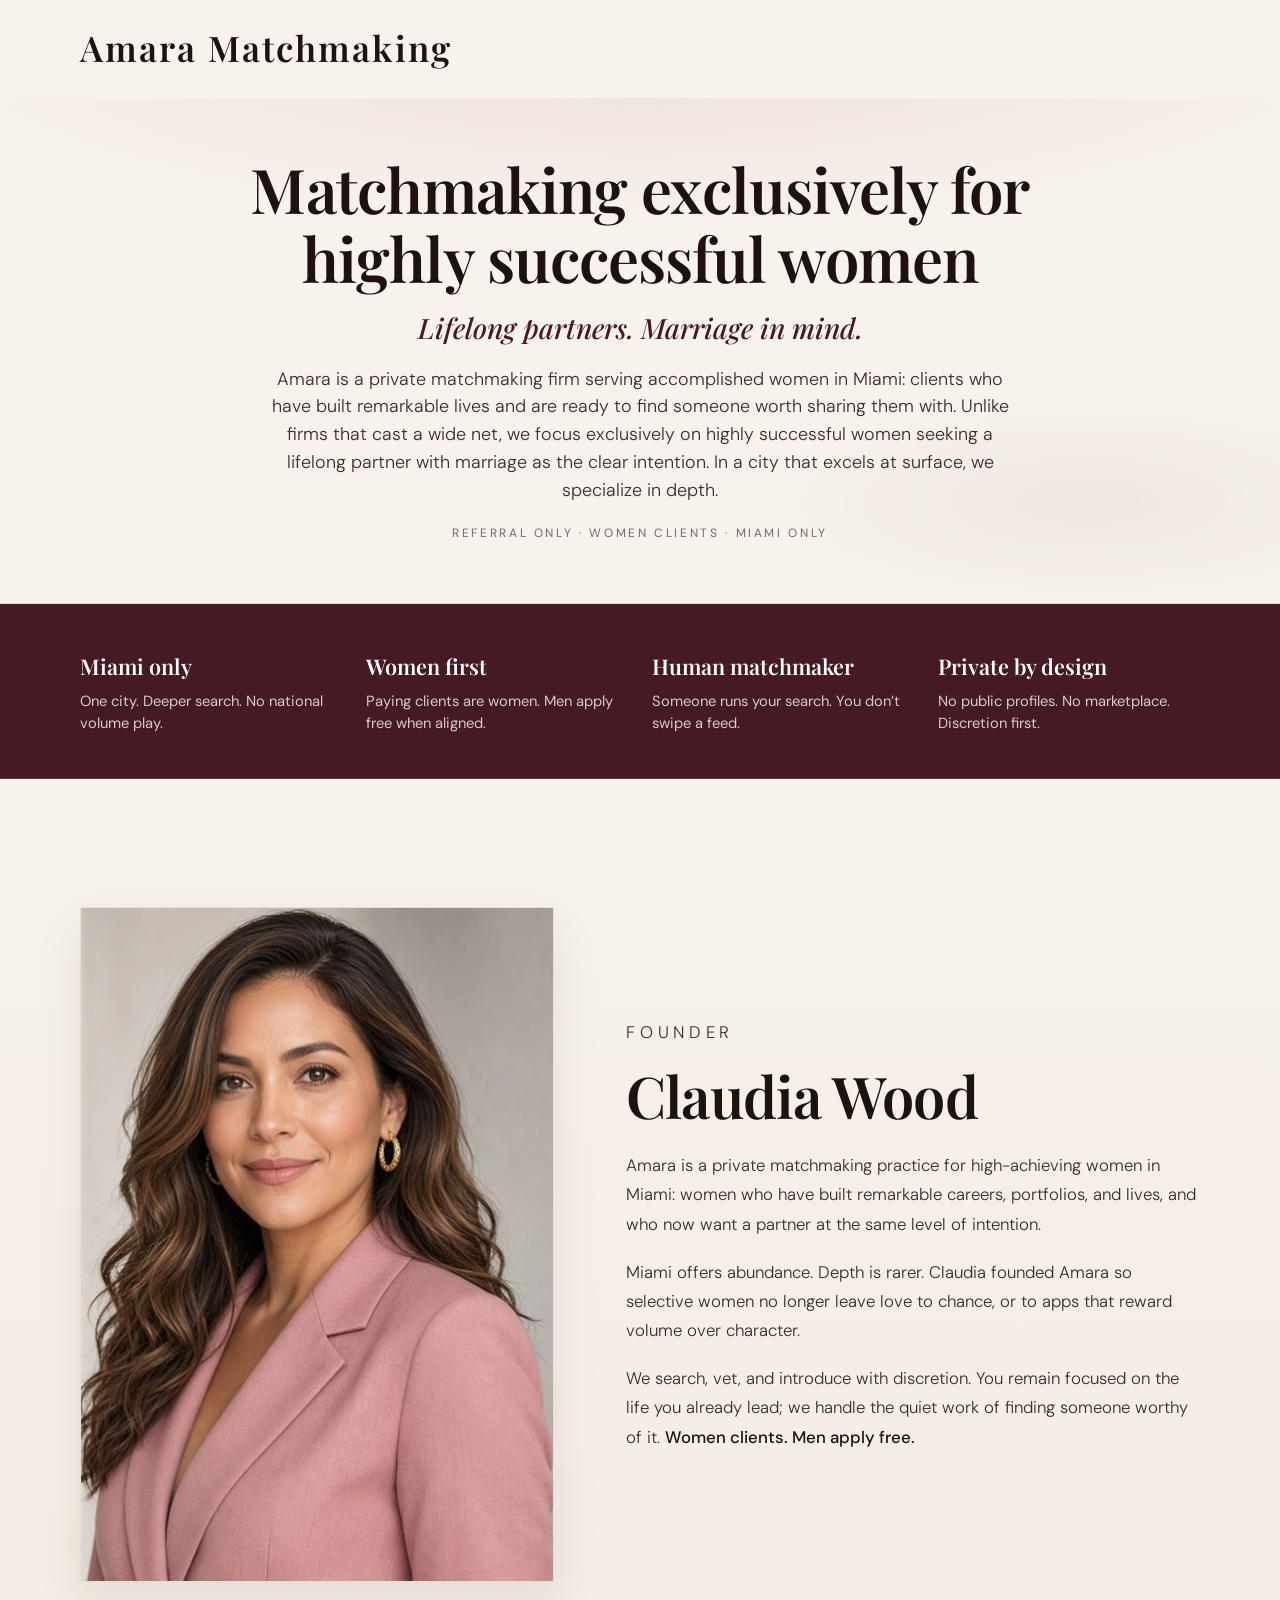
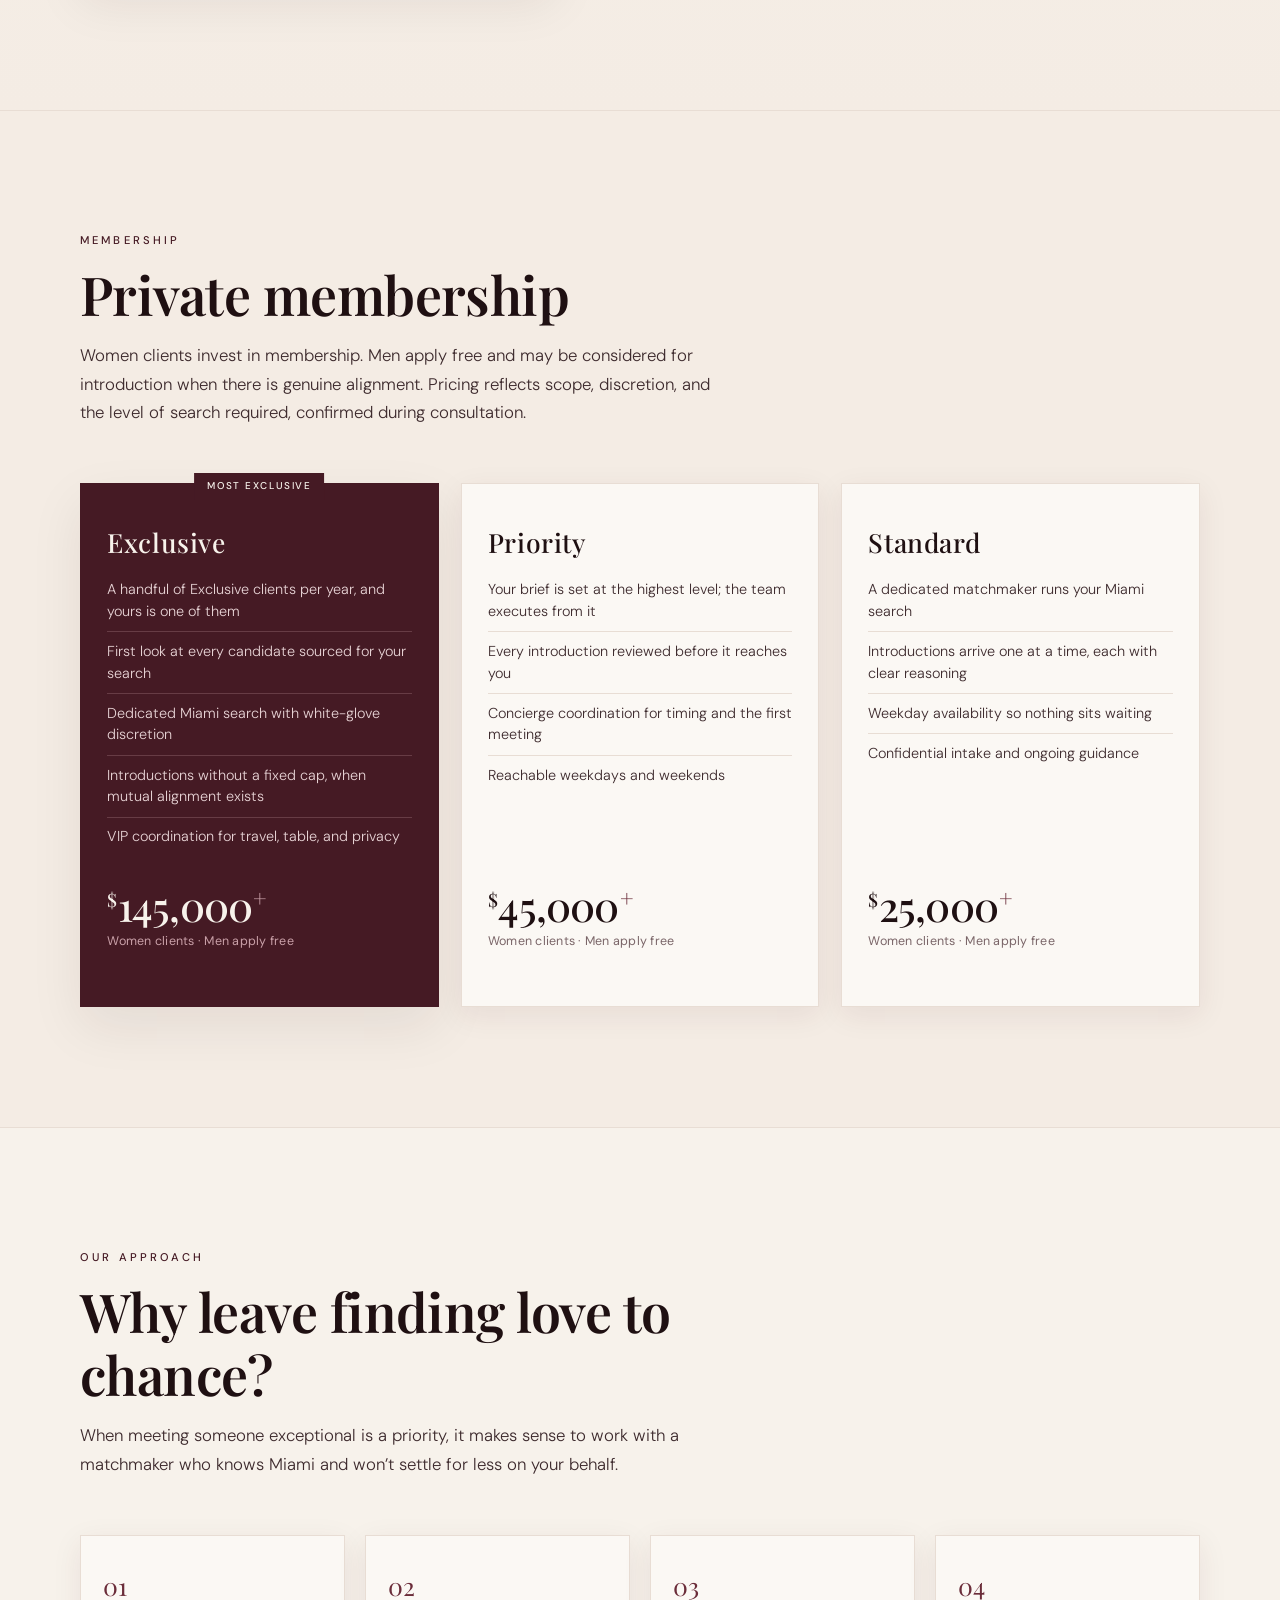
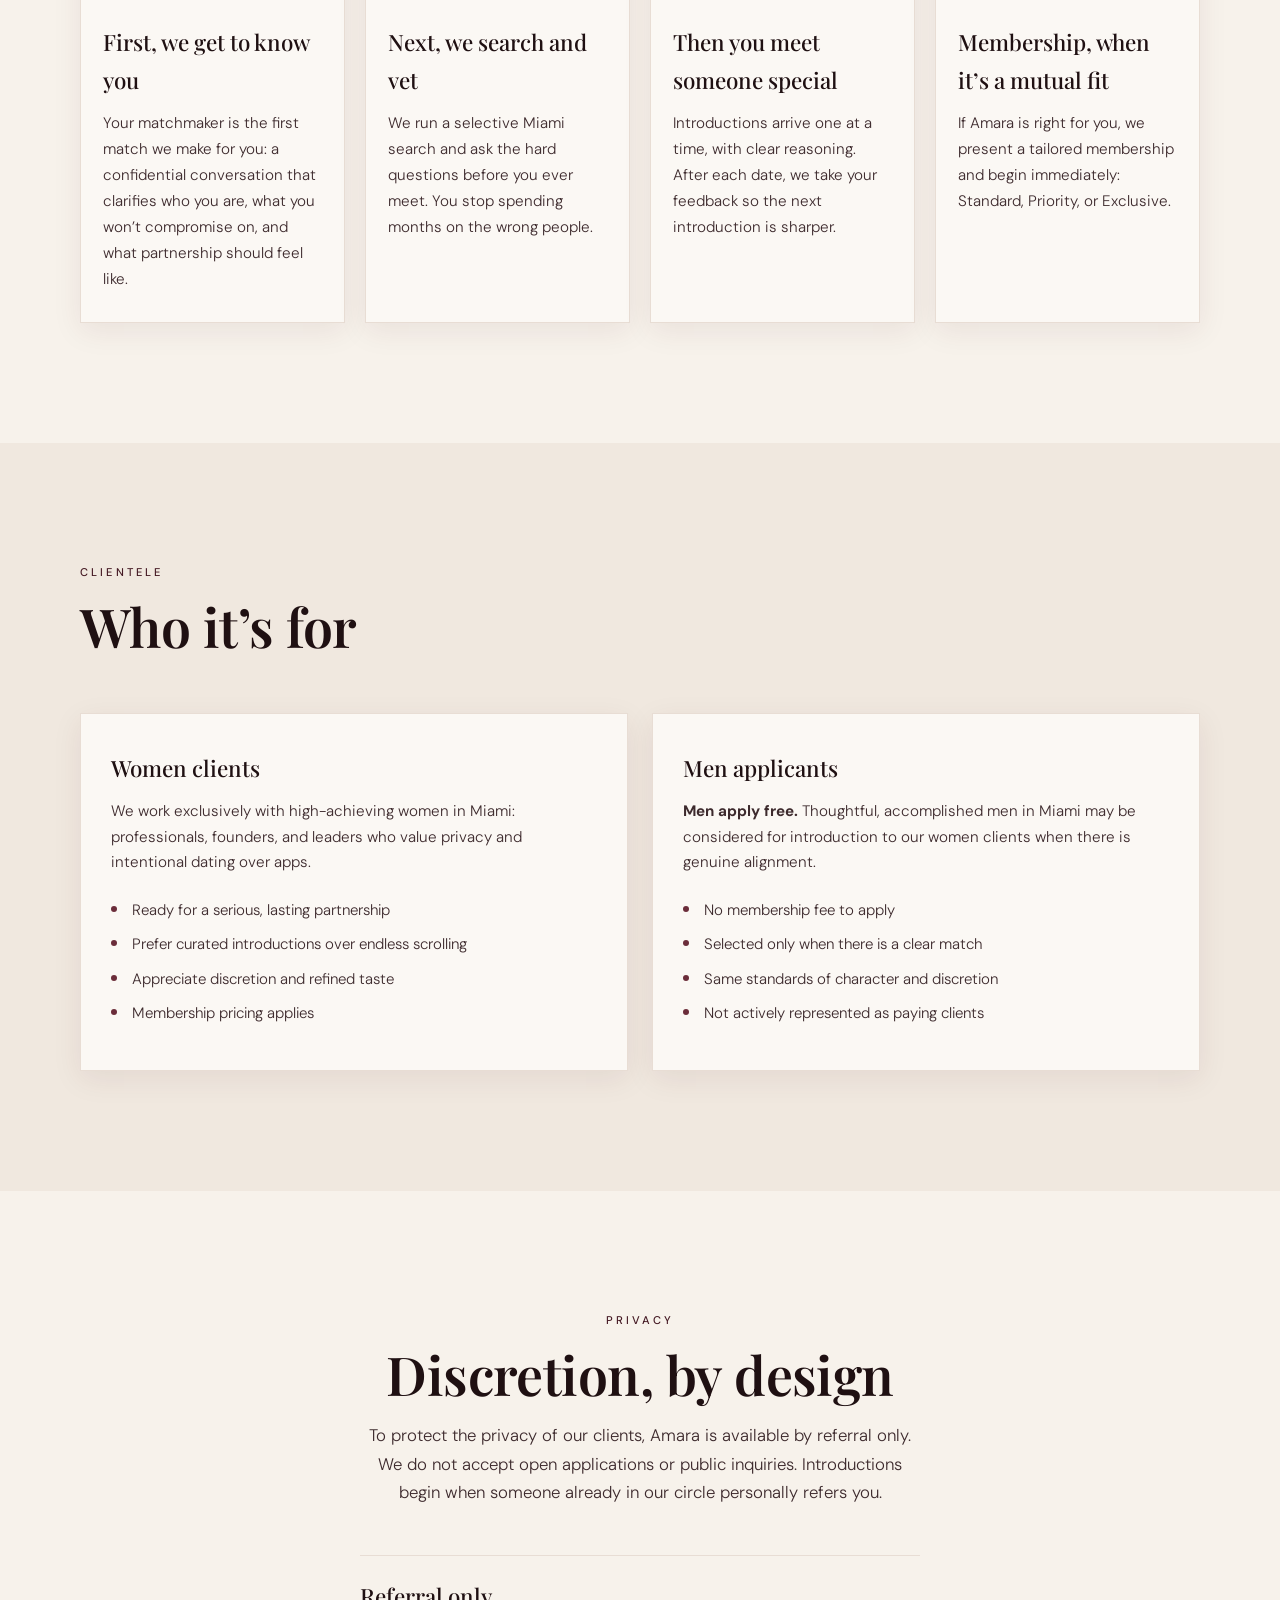
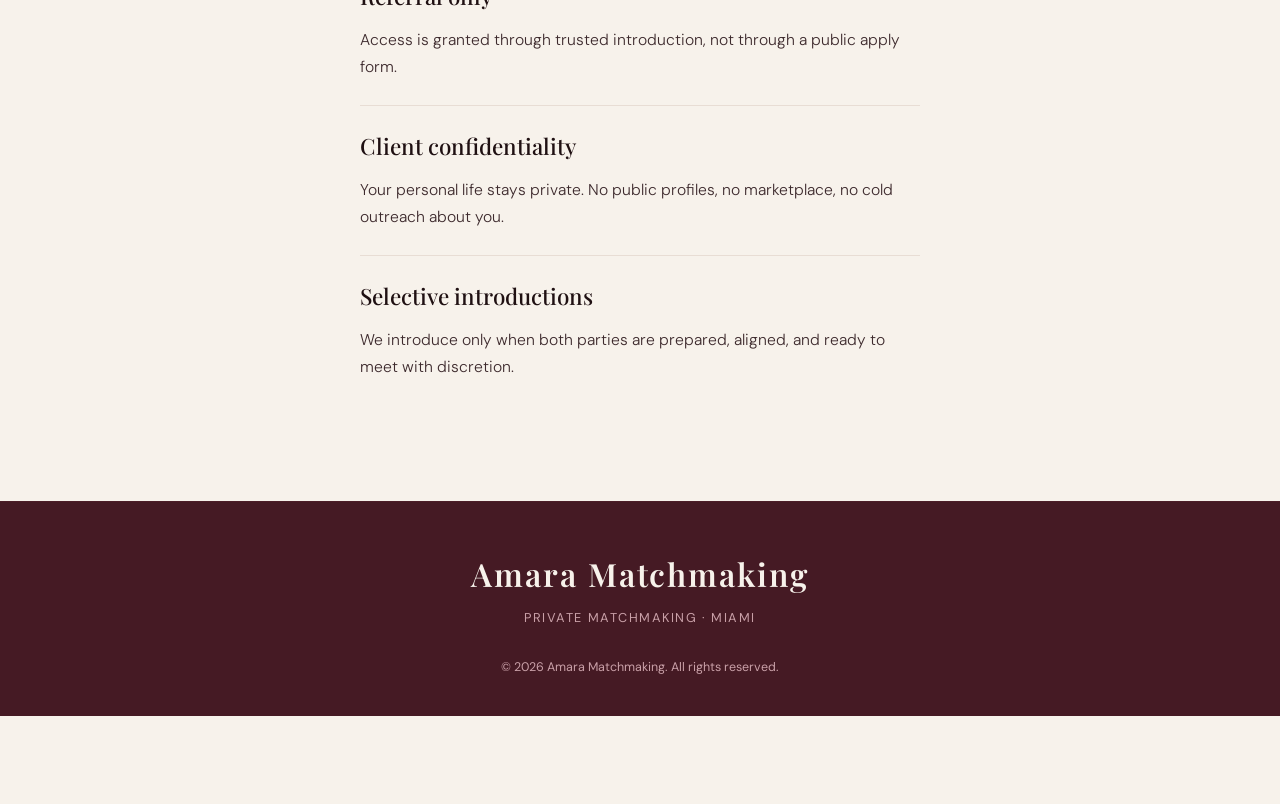
<file: index.html>
<!DOCTYPE html>
<html lang="en">
<head>
  <meta charset="UTF-8" />
  <meta name="viewport" content="width=device-width, initial-scale=1.0" />
  <meta name="description" content="Amara Matchmaking: private Miami matchmaking exclusively for highly successful women seeking lifelong, marriage-minded partnership." />
  <title>Amara Matchmaking | Private Matchmaking in Miami</title>
  <link rel="preconnect" href="https://fonts.googleapis.com" />
  <link rel="preconnect" href="https://fonts.gstatic.com" crossorigin />
  <link href="https://fonts.googleapis.com/css2?family=DM+Sans:ital,opsz,wght@0,9..40,300;0,9..40,400;0,9..40,500;0,9..40,600;1,9..40,400&family=Playfair+Display:ital,wght@0,400;0,500;0,600;0,700;1,400;1,500&display=swap" rel="stylesheet" />
  <link rel="icon" href="assets/favicon.svg" type="image/svg+xml" />
  <link rel="icon" href="assets/favicon.ico" sizes="any" />
  <link rel="icon" href="assets/favicon-32.png" type="image/png" sizes="32x32" />
  <link rel="apple-touch-icon" href="assets/apple-touch-icon.png" />
  <link rel="stylesheet" href="styles.css?v=20260922b" />
</head>
<body>
  <header class="site-header">
    <div class="container header-inner">
      <a href="#top" class="logo" aria-label="Amara Matchmaking">Amara Matchmaking</a>
</div>
  </header>

  <main>
    <!-- HERO -->
    <section class="hero" id="top">
      <div class="container hero-split">
        <div class="hero-copy">
          <h1>Matchmaking exclusively for highly successful women</h1>
          <p class="hero-sub">Lifelong partners. Marriage in mind.</p>
          <p class="hero-lead">
            Amara is a private matchmaking firm serving accomplished women in Miami:
            clients who have built remarkable lives and are ready to find someone worth sharing them with.
            Unlike firms that cast a wide net, we focus exclusively on highly successful women seeking
            a lifelong partner with marriage as the clear intention.
            In a city that excels at surface, we specialize in depth.
          </p>
          <p class="hero-note">Referral only · Women clients · Miami only</p>
        </div>
</div>
    </section>

    <!-- PROOF STRIP (honest differentiators, no invented metrics) -->
    <section class="proof-strip" aria-label="Why Amara">
      <div class="container proof-grid">
        <div class="proof-item">
          <p class="proof-label">Miami only</p>
          <p class="proof-text">One city. Deeper search. No national volume play.</p>
        </div>
        <div class="proof-item">
          <p class="proof-label">Women first</p>
          <p class="proof-text">Paying clients are women. Men apply free when aligned.</p>
        </div>
        <div class="proof-item">
          <p class="proof-label">Human matchmaker</p>
          <p class="proof-text">Someone runs your search. You don’t swipe a feed.</p>
        </div>
        <div class="proof-item">
          <p class="proof-label">Private by design</p>
          <p class="proof-text">No public profiles. No marketplace. Discretion first.</p>
        </div>
      </div>
    </section>



    <!-- CLAUDIA WOOD: FOUNDING PRESENCE -->
    <section class="section section-claudia" id="claudia">
      <div class="container claudia-split">
        <figure class="claudia-photo">
          <img src="assets/founder-claudia.jpg" width="1200" height="675" alt="Claudia Wood, founder of Amara Matchmaking" />
        </figure>
        <div class="claudia-copy">
          <p class="eyebrow">Founder</p>
          <h2>Claudia Wood</h2>
          <p>
            Amara is a private matchmaking practice for high-achieving women in Miami:
            women who have built remarkable careers, portfolios, and lives, and who now want
            a partner at the same level of intention.
          </p>
          <p>
            Miami offers abundance. Depth is rarer. Claudia founded Amara so selective women
            no longer leave love to chance, or to apps that reward volume over character.
          </p>
          <p>
            We search, vet, and introduce with discretion. You remain focused on the life
            you already lead; we handle the quiet work of finding someone worthy of it.
            <strong>Women clients. Men apply free.</strong>
          </p>
</div>
      </div>
    </section>
<!-- MEMBERSHIP / PRICING -->
    <section class="section section-membership" id="membership">
      <div class="container">
        <div class="section-head">
          <p class="eyebrow">Membership</p>
          <h2>Private membership</h2>
          <p class="section-intro">
            Women clients invest in membership. Men apply free and may be considered for introduction when there is genuine alignment.
            Pricing reflects scope, discretion, and the level of search required, confirmed during consultation.
          </p>
        </div>

                <div class="pricing-grid">
          <article class="price-card price-card-exclusive featured">
            <p class="badge">Most exclusive</p>
            <p class="tier-label">Exclusive</p>
<ul class="tier-features">
              <li>A handful of Exclusive clients per year, and yours is one of them</li>
              <li>First look at every candidate sourced for your search</li>
              <li>Dedicated Miami search with white-glove discretion</li>
              <li>Introductions without a fixed cap, when mutual alignment exists</li>
              <li>VIP coordination for travel, table, and privacy</li>
            </ul>
            <p class="price"><span class="currency">$</span>145,000<span class="plus">+</span></p>
            <p class="price-who">Women clients · Men apply free</p>
</article>

          <article class="price-card">
            <p class="tier-label">Priority</p>
<ul class="tier-features">
              <li>Your brief is set at the highest level; the team executes from it</li>
              <li>Every introduction reviewed before it reaches you</li>
              <li>Concierge coordination for timing and the first meeting</li>
              <li>Reachable weekdays and weekends</li>
            </ul>
            <p class="price"><span class="currency">$</span>45,000<span class="plus">+</span></p>
            <p class="price-who">Women clients · Men apply free</p>
</article>

          <article class="price-card">
            <p class="tier-label">Standard</p>
<ul class="tier-features">
              <li>A dedicated matchmaker runs your Miami search</li>
              <li>Introductions arrive one at a time, each with clear reasoning</li>
              <li>Weekday availability so nothing sits waiting</li>
              <li>Confidential intake and ongoing guidance</li>
            </ul>
            <p class="price"><span class="currency">$</span>25,000<span class="plus">+</span></p>
            <p class="price-who">Women clients · Men apply free</p>
</article>
        </div>
</div>
    </section>

    <!-- HOW IT WORKS -->
    <section class="section" id="how">
      <div class="container">
        <div class="section-head">
          <p class="eyebrow">Our approach</p>
          <h2>Why leave finding love to chance?</h2>
          <p class="section-intro">When meeting someone exceptional is a priority, it makes sense to work with a matchmaker who knows Miami and won’t settle for less on your behalf.</p>
        </div>
        <ol class="steps">
          <li>
            <span class="step-num">01</span>
            <h3>First, we get to know you</h3>
            <p>Your matchmaker is the first match we make for you: a confidential conversation that clarifies who you are, what you won’t compromise on, and what partnership should feel like.</p>
          </li>
          <li>
            <span class="step-num">02</span>
            <h3>Next, we search and vet</h3>
            <p>We run a selective Miami search and ask the hard questions before you ever meet. You stop spending months on the wrong people.</p>
          </li>
          <li>
            <span class="step-num">03</span>
            <h3>Then you meet someone special</h3>
            <p>Introductions arrive one at a time, with clear reasoning. After each date, we take your feedback so the next introduction is sharper.</p>
          </li>
          <li>
            <span class="step-num">04</span>
            <h3>Membership, when it’s a mutual fit</h3>
            <p>If Amara is right for you, we present a tailored membership and begin immediately: Standard, Priority, or Exclusive.</p>
          </li>
        </ol>
      </div>
    </section>

    <!-- WHO IT'S FOR -->
    <section class="section section-alt" id="who">
      <div class="container">
        <div class="section-head">
          <p class="eyebrow">Clientele</p>
          <h2>Who it’s for</h2>
        </div>
        <div class="two-col">
          <div class="card">
            <h3>Women clients</h3>
            <p>We work exclusively with high-achieving women in Miami: professionals, founders, and leaders who value privacy and intentional dating over apps.</p>
            <ul class="checklist">
              <li>Ready for a serious, lasting partnership</li>
              <li>Prefer curated introductions over endless scrolling</li>
              <li>Appreciate discretion and refined taste</li>
              <li>Membership pricing applies</li>
            </ul>
          </div>
          <div class="card">
            <h3>Men applicants</h3>
            <p><strong>Men apply free.</strong> Thoughtful, accomplished men in Miami may be considered for introduction to our women clients when there is genuine alignment.</p>
            <ul class="checklist">
              <li>No membership fee to apply</li>
              <li>Selected only when there is a clear match</li>
              <li>Same standards of character and discretion</li>
              <li>Not actively represented as paying clients</li>
            </ul>
          </div>
        </div>
      </div>
    </section>

<!-- DISCRETION -->
    <section class="section" id="discretion">
      <div class="container narrow">
        <p class="eyebrow">Privacy</p>
        <h2>Discretion, by design</h2>
        <p class="section-intro">
          To protect the privacy of our clients, Amara is available by referral only.
          We do not accept open applications or public inquiries. Introductions begin when someone
          already in our circle personally refers you.
        </p>
        <ul class="pillars">
          <li>
            <h3>Referral only</h3>
            <p>Access is granted through trusted introduction, not through a public apply form.</p>
          </li>
          <li>
            <h3>Client confidentiality</h3>
            <p>Your personal life stays private. No public profiles, no marketplace, no cold outreach about you.</p>
          </li>
          <li>
            <h3>Selective introductions</h3>
            <p>We introduce only when both parties are prepared, aligned, and ready to meet with discretion.</p>
          </li>
        </ul>
      </div>
    </section>
</main>

  <footer class="site-footer">
    <div class="container footer-inner">
      <div>
        <p class="logo">Amara Matchmaking</p>
        <p class="footer-tag">Private matchmaking · Miami</p>
      </div>
<p class="copyright">&copy; <span id="year"></span> Amara Matchmaking. All rights reserved.</p>
    </div>
  </footer>

  <script src="script.js"></script>
</body>
</html>
</file>
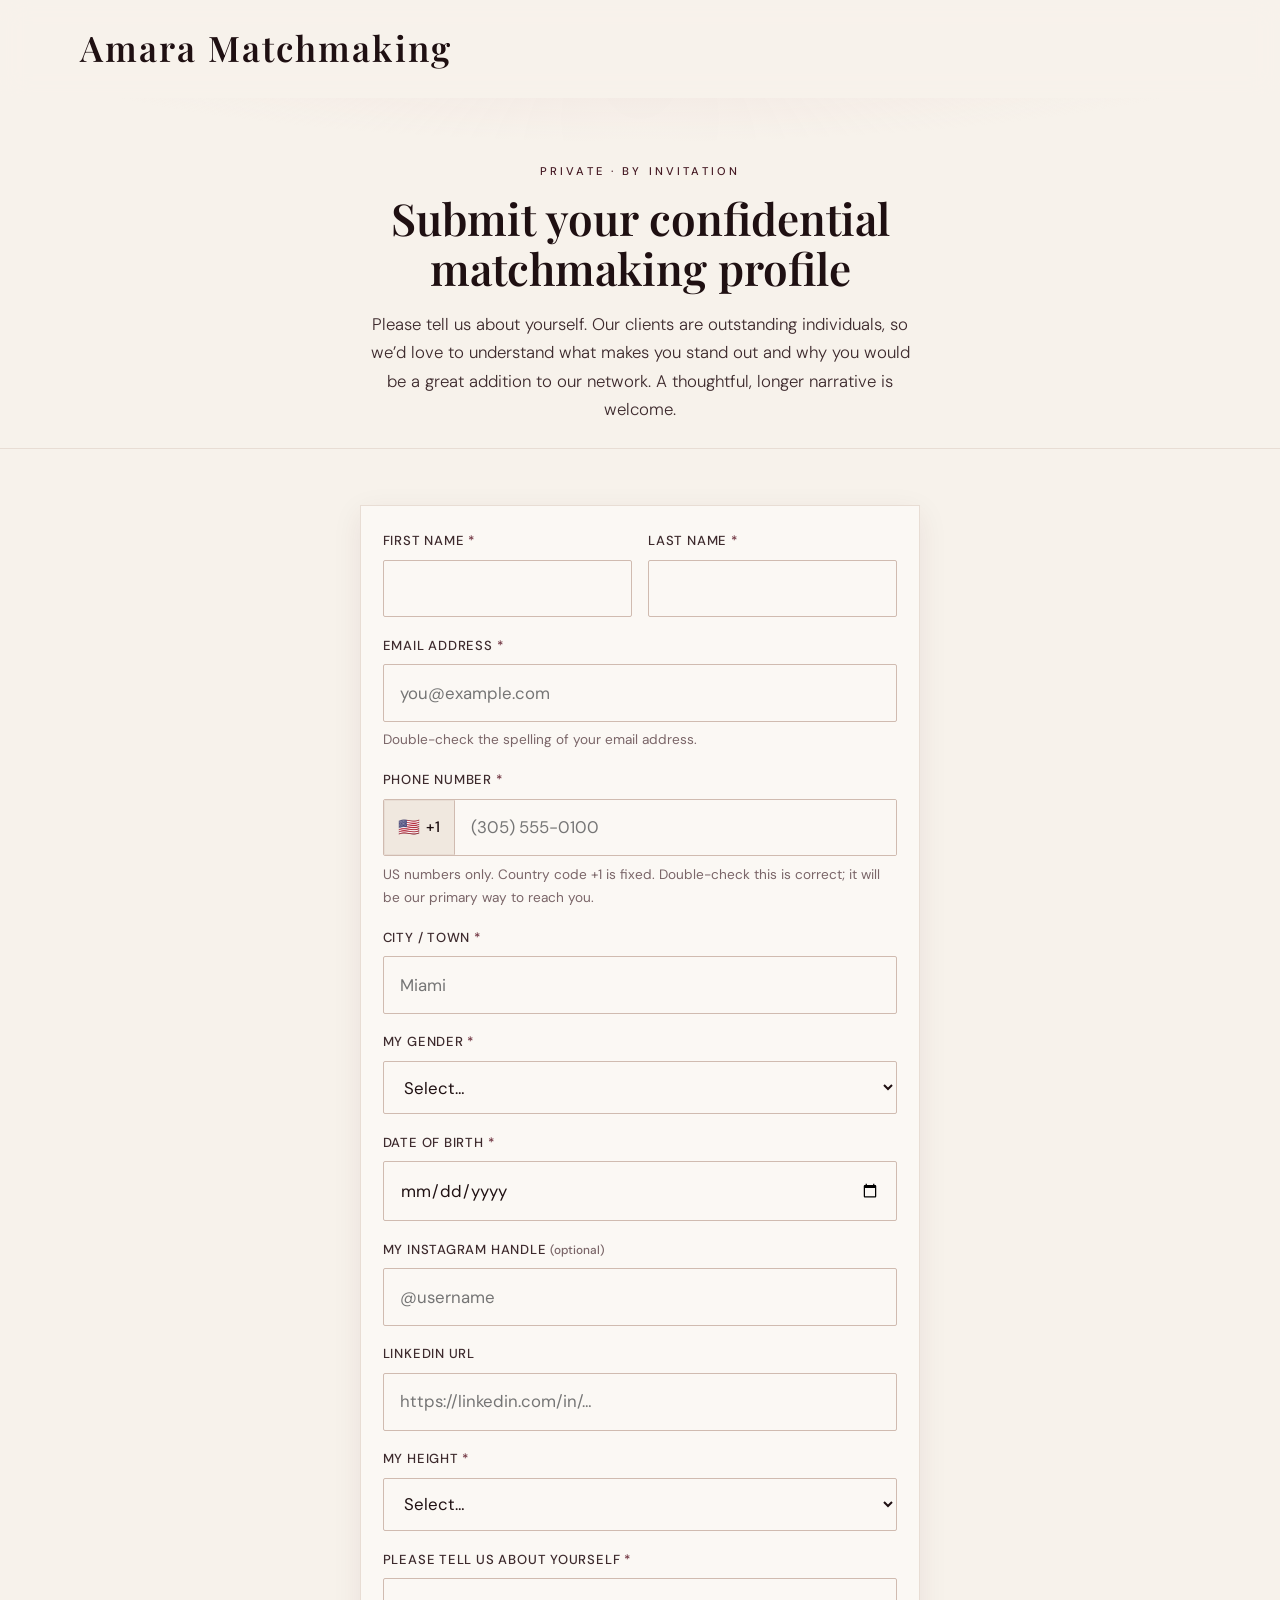
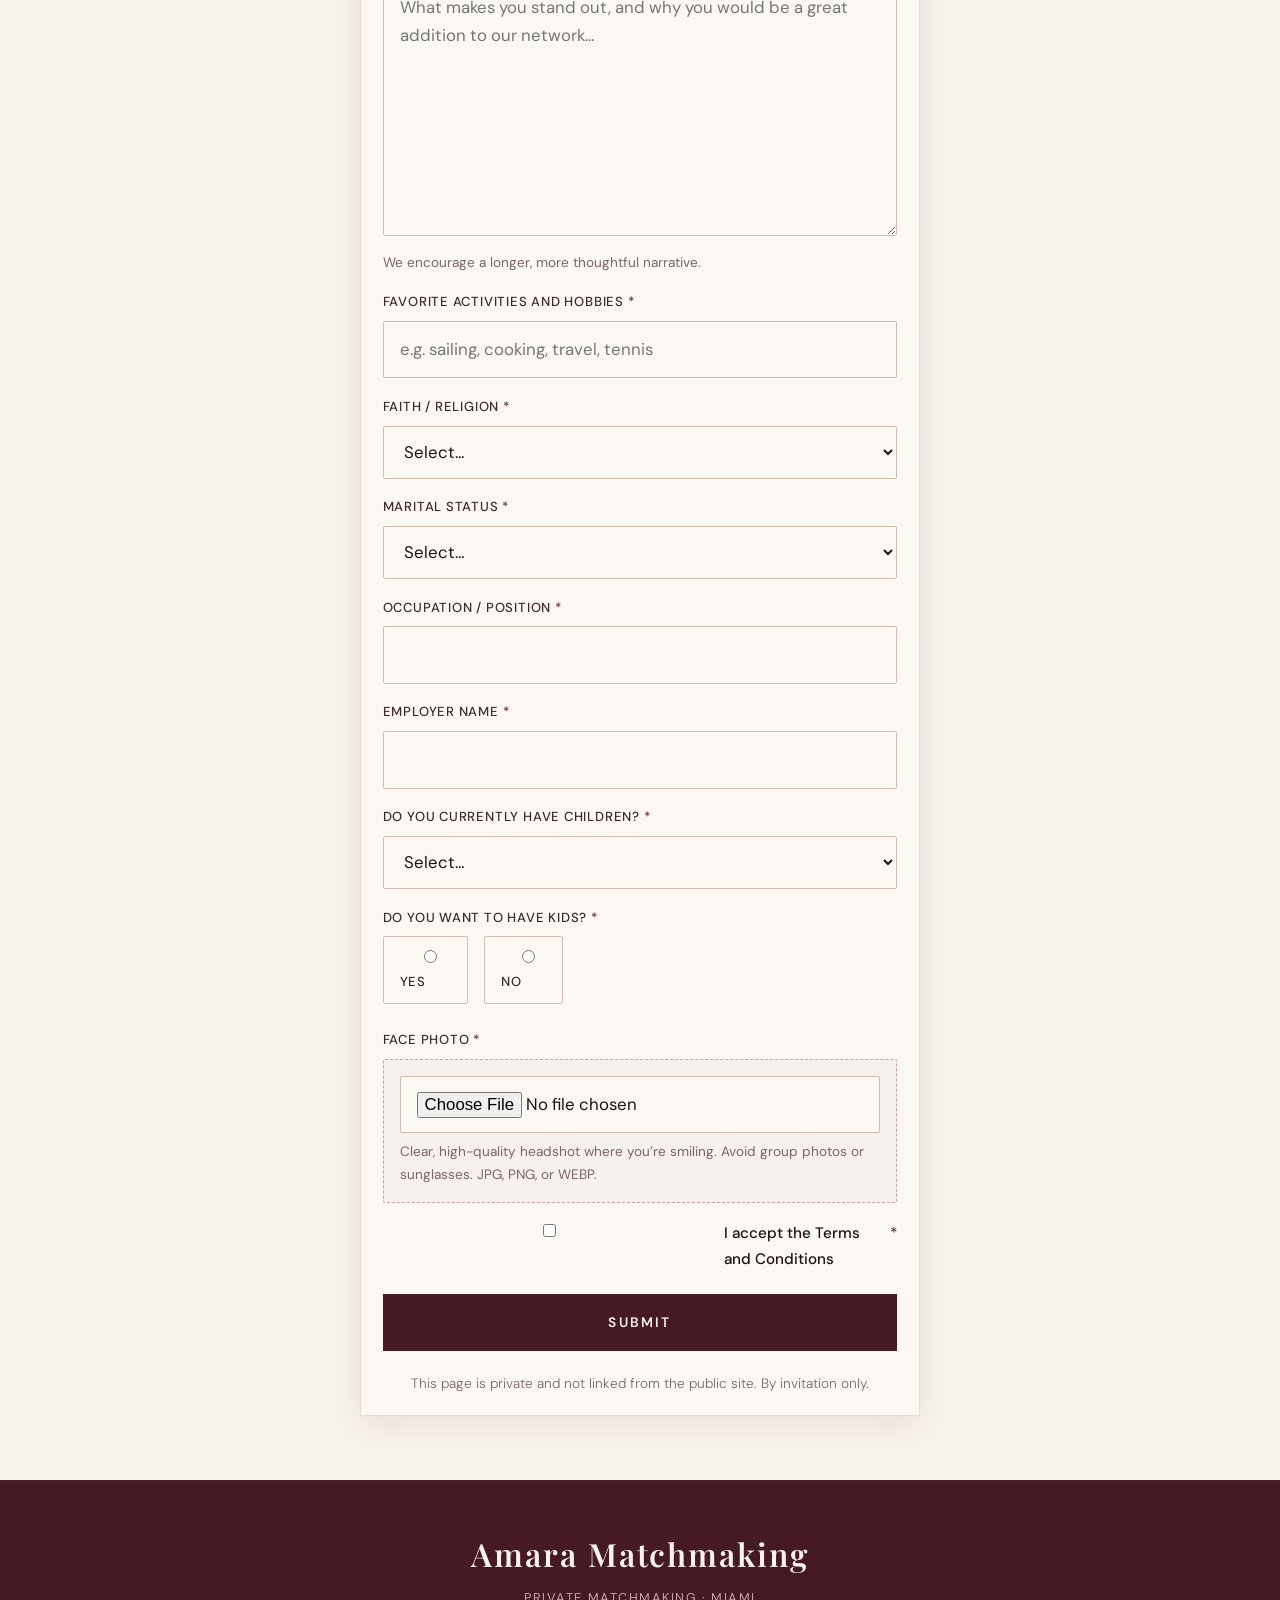
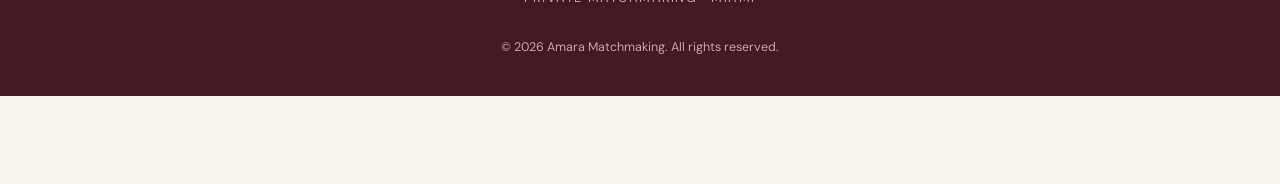
<file: intake.html>
<!DOCTYPE html>
<html lang="en">
<head>
  <meta charset="UTF-8" />
  <meta name="viewport" content="width=device-width, initial-scale=1.0" />
  <meta name="robots" content="noindex, nofollow" />
  <meta name="description" content="Private Amara Matchmaking candidate intake. By invitation only." />
  <title>Private Intake | Amara Matchmaking</title>
  <link rel="preconnect" href="https://fonts.googleapis.com" />
  <link rel="preconnect" href="https://fonts.gstatic.com" crossorigin />
  <link href="https://fonts.googleapis.com/css2?family=DM+Sans:ital,opsz,wght@0,9..40,300;0,9..40,400;0,9..40,500;0,9..40,600;1,9..40,400&family=Playfair+Display:ital,wght@0,400;0,500;0,600;0,700;1,400;1,500&display=swap" rel="stylesheet" />
  <link rel="icon" href="assets/favicon.svg" type="image/svg+xml" />
  <link rel="icon" href="assets/favicon.ico" sizes="any" />
  <link rel="stylesheet" href="styles.css?v=20260922b" />
  <link rel="stylesheet" href="intake.css?v=2" />
</head>
<body class="intake-page">
  <header class="site-header">
    <div class="container header-inner">
      <a href="/" class="logo" aria-label="Amara Matchmaking">Amara Matchmaking</a>
    </div>
  </header>

  <main>
    <section class="intake-hero">
      <div class="container narrow intake-hero-inner">
        <p class="eyebrow">Private · By invitation</p>
        <h1>Submit your confidential matchmaking profile</h1>
        <p class="intake-lede">
          Please tell us about yourself. Our clients are outstanding individuals, so we’d love to understand
          what makes you stand out and why you would be a great addition to our network.
          A thoughtful, longer narrative is welcome.
        </p>
      </div>
    </section>

    <section class="intake-form-section">
      <div class="container narrow">
        <form id="intake-form" class="intake-form" novalidate>
          <div class="intake-card">

            <div class="field-row">
              <div class="field">
                <label for="first_name">First name <span class="req">*</span></label>
                <input type="text" id="first_name" name="first_name" autocomplete="given-name" required />
              </div>
              <div class="field">
                <label for="last_name">Last name <span class="req">*</span></label>
                <input type="text" id="last_name" name="last_name" autocomplete="family-name" required />
              </div>
            </div>

            <div class="field">
              <label for="email">Email address <span class="req">*</span></label>
              <input type="email" id="email" name="email" autocomplete="email" required placeholder="you@example.com" />
              <p class="field-help">Double-check the spelling of your email address.</p>
            </div>

            <div class="field">
              <label for="phone">Phone number <span class="req">*</span></label>
              <div class="phone-row" role="group" aria-label="US phone number">
                <span class="phone-prefix" title="United States">
                  <span class="flag" aria-hidden="true">🇺🇸</span>
                  <span>+1</span>
                </span>
                <input type="tel" id="phone" name="phone" autocomplete="tel-national" inputmode="numeric"
                       required placeholder="(305) 555-0100" maxlength="14" aria-describedby="phone-help" />
              </div>
              <p id="phone-help" class="field-help">US numbers only. Country code +1 is fixed. Double-check this is correct; it will be our primary way to reach you.</p>
            </div>

            <div class="field">
              <label for="city">City / town <span class="req">*</span></label>
              <input type="text" id="city" name="city" required placeholder="Miami" autocomplete="address-level2" />
            </div>

            <div class="field">
              <label for="gender">My gender <span class="req">*</span></label>
              <select id="gender" name="gender" required>
                <option value="">Select…</option>
                <option>Man</option>
                <option>Woman</option>
                <option>Non-binary</option>
                <option>Prefer not to say</option>
              </select>
            </div>

            <div class="field">
              <label for="dob">Date of birth <span class="req">*</span></label>
              <input type="date" id="dob" name="dob" required />
            </div>

            <div class="field">
              <label for="instagram">My Instagram handle <span class="opt">(optional)</span></label>
              <input type="text" id="instagram" name="instagram" placeholder="@username" />
            </div>

            <div class="field">
              <label for="linkedin">LinkedIn URL</label>
              <input type="url" id="linkedin" name="linkedin" placeholder="https://linkedin.com/in/…" inputmode="url" />
            </div>

            <div class="field">
              <label for="height">My height <span class="req">*</span></label>
              <select id="height" name="height" required>
                <option value="">Select…</option>
                <option>5'0" (152 cm)</option>
                <option>5'1" (155 cm)</option>
                <option>5'2" (157 cm)</option>
                <option>5'3" (160 cm)</option>
                <option>5'4" (163 cm)</option>
                <option>5'5" (165 cm)</option>
                <option>5'6" (168 cm)</option>
                <option>5'7" (170 cm)</option>
                <option>5'8" (173 cm)</option>
                <option>5'9" (175 cm)</option>
                <option>5'10" (178 cm)</option>
                <option>5'11" (180 cm)</option>
                <option>6'0" (183 cm)</option>
                <option>6'1" (185 cm)</option>
                <option>6'2" (188 cm)</option>
                <option>6'3" (191 cm)</option>
                <option>6'4" (193 cm)</option>
                <option>6'5" (196 cm)</option>
                <option>6'6" (198 cm)+</option>
              </select>
            </div>

            <div class="field">
              <label for="narrative">Please tell us about yourself <span class="req">*</span></label>
              <textarea id="narrative" name="narrative" rows="8" required
                placeholder="What makes you stand out, and why you would be a great addition to our network…"></textarea>
              <p class="field-help">We encourage a longer, more thoughtful narrative.</p>
            </div>

            <div class="field">
              <label for="hobbies">Favorite activities and hobbies <span class="req">*</span></label>
              <input type="text" id="hobbies" name="hobbies" required placeholder="e.g. sailing, cooking, travel, tennis" />
            </div>

            <div class="field">
              <label for="faith">Faith / religion <span class="req">*</span></label>
              <select id="faith" name="faith" required>
                <option value="">Select…</option>
                <option>Christian</option>
                <option>Catholic</option>
                <option>Jewish</option>
                <option>Muslim</option>
                <option>Hindu</option>
                <option>Buddhist</option>
                <option>Spiritual but not religious</option>
                <option>Agnostic</option>
                <option>Atheist</option>
                <option>Other</option>
                <option>Prefer not to say</option>
              </select>
            </div>

            <div class="field">
              <label for="marital">Marital status <span class="req">*</span></label>
              <select id="marital" name="marital" required>
                <option value="">Select…</option>
                <option>Never married</option>
                <option>Divorced</option>
                <option>Widowed</option>
                <option>Separated</option>
              </select>
            </div>

            <div class="field">
              <label for="occupation">Occupation / position <span class="req">*</span></label>
              <input type="text" id="occupation" name="occupation" required />
            </div>

            <div class="field">
              <label for="employer">Employer name <span class="req">*</span></label>
              <input type="text" id="employer" name="employer" required />
            </div>

            <div class="field">
              <label for="have_kids">Do you currently have children? <span class="req">*</span></label>
              <select id="have_kids" name="have_kids" required>
                <option value="">Select…</option>
                <option>No</option>
                <option>Yes</option>
              </select>
            </div>

            <div class="field">
              <label>Do you want to have kids? <span class="req">*</span></label>
              <div class="choice-row">
                <label class="choice"><input type="radio" name="want_kids" value="Yes" required /> Yes</label>
                <label class="choice"><input type="radio" name="want_kids" value="No" required /> No</label>
              </div>
            </div>

            <div class="field">
              <label for="headshot">Face photo <span class="req">*</span></label>
              <div class="upload-box">
                <input type="file" id="headshot" name="headshot" accept="image/jpeg,image/png,image/webp" required />
                <p class="field-help">Clear, high-quality headshot where you’re smiling. Avoid group photos or sunglasses. JPG, PNG, or WEBP.</p>
              </div>
            </div>

            <div class="field">
              <label class="terms-label">
                <input type="checkbox" id="terms" name="terms" required />
                I accept the Terms and Conditions <span class="req">*</span>
              </label>
            </div>

            <p id="form-status" class="form-status" role="status" aria-live="polite" hidden></p>
            <button type="submit" class="btn btn-primary btn-block">Submit</button>
            <p class="form-note">This page is private and not linked from the public site. By invitation only.</p>
          </div>
        </form>
      </div>
    </section>
  </main>

  <footer class="site-footer">
    <div class="container footer-inner">
      <div>
        <p class="logo">Amara Matchmaking</p>
        <p class="footer-tag">Private matchmaking · Miami</p>
      </div>
      <p class="copyright">&copy; <span id="year"></span> Amara Matchmaking. All rights reserved.</p>
    </div>
  </footer>

  <script src="intake.js"></script>
</body>
</html>
</file>
<file: styles.css>
/* Amara Matchmaking — deep burgundy/wine + soft cream editorial luxury */
:root {
  --bg: #f7f2eb;
  --bg-alt: #f0e8df;
  --bg-soft: #f4ece4;
  --surface: #fbf8f4;
  --ink: #1f1012;
  --ink-soft: #3d2a2d;
  --muted: #7a6568;
  --line: #e8ddd4;
  --line-strong: #d0bbb0;
  --accent: #6b2d3a;
  --accent-deep: #451a24;
  --accent-soft: #c9a0a8;
  --accent-mist: rgba(107, 45, 58, 0.1);
  --blush: #e8cfcf;
  --blush-soft: rgba(232, 207, 207, 0.45);
  --wine: #6b2d3a;
  --cream: #f7f2eb;
  --white: #fbf8f4;
  --shadow: 0 20px 50px rgba(42, 22, 24, 0.08);
  --shadow-soft: 0 8px 28px rgba(79, 31, 42, 0.08);
  --radius: 2px;
  --font-display: "Playfair Display", Georgia, "Times New Roman", serif;
  --font-body: "DM Sans", system-ui, -apple-system, sans-serif;
  --max: 1120px;
  --narrow: 560px;
}

*, *::before, *::after { box-sizing: border-box; }

html { scroll-behavior: smooth; }

body {
  margin: 0;
  font-family: var(--font-body);
  font-weight: 400;
  font-size: 1.05rem;
  line-height: 1.7;
  color: var(--ink-soft);
  background: var(--bg);
  -webkit-font-smoothing: antialiased;
}

img { max-width: 100%; display: block; }

a {
  color: var(--accent-deep);
  text-decoration-thickness: 1px;
  text-underline-offset: 3px;
}

a:hover { color: var(--ink); }

.container {
  width: min(100% - 2.5rem, var(--max));
  margin-inline: auto;
}

.container.narrow {
  width: min(100% - 2.5rem, var(--narrow));
}

/* Header */
.site-header {
  position: sticky;
  top: 0;
  z-index: 100;
  background: rgba(247, 242, 235, 0.88);
  backdrop-filter: blur(14px);
  border-bottom: 1px solid transparent;
  transition: border-color 0.2s, background 0.2s;
}

.site-header.scrolled {
  border-bottom-color: var(--line);
  background: rgba(247, 242, 235, 0.96);
}

.header-inner {
  display: flex;
  align-items: center;
  justify-content: space-between;
  padding: 1.15rem 0;
}

.logo {
  font-family: var(--font-display);
  font-size: clamp(1.15rem, 3.6vw, 2.2rem);
  font-weight: 600;
  letter-spacing: 0.06em;
  color: var(--ink);
  text-decoration: none;
  white-space: nowrap;
  transition: color 0.25s ease, transform 0.25s ease, letter-spacing 0.25s ease;
}
.logo:hover {
  color: var(--accent-deep);
  transform: scale(1.04);
  letter-spacing: 0.12em;
}

.nav { display: none !important; /* nav removed hide */
  
  display: flex;
  align-items: center;
  gap: 1.85rem;
}

.nav a {
  position: relative;
  font-size: 0.88rem;
  font-weight: 500;
  letter-spacing: 0.16em;
  text-transform: uppercase;
  color: var(--ink-soft);
  text-decoration: none;
  padding: 0.35rem 0;
  transition: color 0.2s ease, transform 0.2s ease;
}
.nav a::after {
  content: "";
  position: absolute;
  left: 0;
  right: 0;
  bottom: 0;
  height: 1.5px;
  background: var(--accent-deep);
  transform: scaleX(0);
  transform-origin: left;
  transition: transform 0.25s ease;
}
.nav a:hover {
  color: var(--accent-deep);
  transform: translateY(-1px);
}
.nav a:hover::after { transform: scaleX(1); }

.nav-cta {
  padding: 0.7rem 1.35rem !important;
  border: 1.5px solid var(--ink);
  color: var(--ink) !important;
  transition: background 0.2s ease, color 0.2s ease, border-color 0.2s ease, transform 0.2s ease, box-shadow 0.2s ease;
}
.nav-cta::after { display: none !important; }
.nav-cta:hover {
  background: var(--accent-deep);
  border-color: var(--accent-deep);
  color: var(--cream) !important;
  transform: translateY(-2px);
  box-shadow: 0 10px 24px rgba(79, 31, 42, 0.18);
}

.menu-toggle { display: none !important; /* nav removed */
  
  display: none;
  flex-direction: column;
  gap: 6px;
  background: none;
  border: none;
  padding: 0.4rem;
  cursor: pointer;
}

.menu-toggle span {
  display: block;
  width: 22px;
  height: 1.5px;
  background: var(--ink);
}

/* Hero */
.hero {
  padding: clamp(2.25rem, 5vw, 3.5rem) 0 clamp(2.5rem, 5vw, 3.75rem);
  text-align: center;
  background:
    radial-gradient(ellipse 90% 55% at 50% -10%, rgba(232, 207, 207, 0.55), transparent 65%),
    radial-gradient(ellipse 50% 40% at 85% 80%, rgba(107, 45, 58, 0.06), transparent 50%),
    var(--bg);
  border-bottom: 1px solid var(--line);
}

.hero-inner { max-width: 820px; margin-inline: auto; }

.eyebrow {
  font-size: 0.7rem;
  font-weight: 500;
  letter-spacing: 0.28em;
  text-transform: uppercase;
  color: var(--accent-deep);
  margin: 0 0 0.75rem;
}

.hero h1 {
  font-family: var(--font-display);
  font-size: clamp(2.4rem, 5.2vw, 3.85rem);
  font-weight: 600;
  line-height: 1.12;
  color: var(--ink);
  margin: 0 0 0.75rem;
  letter-spacing: -0.015em;
}

.hero-lead {
  font-size: clamp(1rem, 2vw, 1.12rem);
  font-weight: 300;
  color: var(--ink-soft);
  max-width: 42em;
  margin: 0 auto 1.15rem;
  line-height: 1.55;
}

.hero-lead strong {
  font-weight: 500;
  color: var(--ink);
}

.hero-actions {
  display: flex;
  flex-wrap: wrap;
  gap: 0.9rem;
  justify-content: center;
  margin-bottom: 2.75rem;
}

.hero-note {
  font-size: 0.75rem;
  letter-spacing: 0.2em;
  text-transform: uppercase;
  color: var(--muted);
  margin: 0;
}

/* Buttons */
.btn {
  display: inline-block;
  font-family: var(--font-body);
  font-size: 0.86rem;
  font-weight: 600;
  letter-spacing: 0.14em;
  text-transform: uppercase;
  text-decoration: none;
  padding: 1.15rem 1.95rem;
  border: 1px solid transparent;
  cursor: pointer;
  transition: background 0.22s ease, color 0.22s ease, border-color 0.22s ease, box-shadow 0.22s ease, transform 0.22s ease;
}
.btn:hover { transform: translateY(-3px); }
.btn:active { transform: translateY(-1px); }

.btn-primary {
  background: var(--accent-deep);
  color: var(--cream);
  border-color: var(--accent-deep);
}

.btn-primary:hover {
  background: var(--accent);
  border-color: var(--accent);
  color: var(--cream);
  box-shadow: 0 14px 32px rgba(79, 31, 42, 0.28);
}

.btn-ghost {
  background: transparent;
  color: var(--ink);
  border-color: var(--line-strong);
}

.btn-ghost:hover {
  border-color: var(--accent-deep);
  color: var(--accent-deep);
  background: var(--blush-soft);
}

.btn-outline {
  background: transparent;
  color: var(--ink);
  border-color: var(--ink);
  width: 100%;
  text-align: center;
}

.btn-outline:hover {
  background: var(--accent-deep);
  border-color: var(--accent-deep);
  color: var(--cream);
}

.btn-block { width: 100%; }

/* Sections */
.section {
  padding: clamp(4.75rem, 11vw, 7.5rem) 0;
}

.section-alt {
  background: var(--bg-alt);
}

.section-membership {
  background: var(--bg-soft);
  border-bottom: 1px solid var(--line);
}

.section-head {
  max-width: 40em;
  margin-bottom: 3.5rem;
}

.section-head .section-intro { margin-bottom: 0; }

.section h2 {
  font-family: var(--font-display);
  font-size: clamp(2.1rem, 4.2vw, 2.9rem);
  font-weight: 500;
  color: var(--ink);
  margin: 0 0 1rem;
  line-height: 1.18;
}

.section-intro {
  max-width: 38em;
  margin: 0 0 3rem;
  color: var(--ink-soft);
  font-weight: 300;
}

#discretion .section-intro,
#apply .section-intro,
#discretion h2,
#apply h2,
#discretion .eyebrow,
#apply .eyebrow {
  text-align: center;
  margin-left: auto;
  margin-right: auto;
}

/* Steps — 4-column process */
.steps {
  list-style: none;
  margin: 0;
  padding: 0;
  display: grid;
  grid-template-columns: repeat(4, 1fr);
  gap: 1.25rem;
}

.steps li {
  padding: 1.85rem 1.4rem;
  background: var(--surface);
  border: 1px solid var(--line);
  box-shadow: var(--shadow-soft);
}

.step-num {
  display: block;
  font-family: var(--font-display);
  font-size: 1.55rem;
  color: var(--accent);
  margin-bottom: 1rem;
}

.steps h3,
.card h3,
.pillars h3 {
  font-family: var(--font-display);
  font-size: 1.4rem;
  font-weight: 500;
  color: var(--ink);
  margin: 0 0 0.75rem;
}

.steps p,
.card p {
  margin: 0;
  font-size: 0.95rem;
  font-weight: 300;
}

/* Two col / cards */
.two-col {
  display: grid;
  grid-template-columns: 1fr 1fr;
  gap: 1.5rem;
}

.card {
  background: var(--surface);
  border: 1px solid var(--line);
  padding: 2.15rem 1.85rem;
  box-shadow: var(--shadow-soft);
}

.checklist {
  list-style: none;
  margin: 1.35rem 0 0;
  padding: 0;
}

.checklist li {
  position: relative;
  padding-left: 1.35rem;
  margin-bottom: 0.55rem;
  font-size: 0.94rem;
  font-weight: 300;
}

.checklist li::before {
  content: "";
  position: absolute;
  left: 0;
  top: 0.55em;
  width: 6px;
  height: 6px;
  border-radius: 50%;
  background: var(--accent);
}

/* Pillars */
.pillars {
  list-style: none;
  margin: 0;
  padding: 0;
  display: grid;
  gap: 1.5rem;
}

.pillars li {
  padding-top: 1.35rem;
  border-top: 1px solid var(--line);
}

.pillars p { margin: 0; font-size: 0.98rem; font-weight: 300; }

/* Pricing — membership cards */
.pricing-grid {
  display: grid;
  grid-template-columns: repeat(3, 1fr);
  gap: 1.35rem;
  align-items: stretch;
}

.price-card {
  position: relative;
  background: var(--surface);
  border: 1px solid var(--line);
  padding: 2.25rem 1.65rem 1.85rem;
  display: flex;
  flex-direction: column;
  box-shadow: var(--shadow-soft);
  transition: border-color 0.2s, box-shadow 0.2s;
}

.price-card.featured {
  border-color: var(--accent);
  box-shadow: var(--shadow);
  background: linear-gradient(180deg, #fbf8f4 0%, #f3e8e6 100%);
}

/* Exclusive must beat .featured light gradient (same card has both classes) */
.price-card.price-card-exclusive,
.price-card.price-card-exclusive.featured {
  background: var(--accent-deep);
  border-color: var(--accent-deep);
  color: #d4b8bc;
  box-shadow: var(--shadow);
}

.price-card-exclusive .tier-label,
.price-card-exclusive .price {
  color: var(--cream);
}

.price-card-exclusive .tier-duration,
.price-card-exclusive .price-who,
.price-card-exclusive .plus {
  color: var(--accent-soft);
}

.price-card-exclusive .tier-features li {
  border-bottom-color: rgba(201, 160, 168, 0.25);
  color: #e8d4d6;
}

.price-card-exclusive .btn-outline {
  color: var(--cream);
  border-color: var(--accent-soft);
}

.price-card-exclusive .btn-outline:hover {
  background: var(--blush);
  border-color: var(--blush);
  color: var(--accent-deep);
}

.badge {
  position: absolute;
  top: -0.7rem;
  left: 50%;
  transform: translateX(-50%);
  font-size: 0.62rem;
  font-weight: 500;
  letter-spacing: 0.16em;
  text-transform: uppercase;
  background: var(--accent-deep);
  color: var(--cream);
  padding: 0.32rem 0.8rem;
  white-space: nowrap;
  margin: 0;
}

.tier-label {
  font-family: var(--font-display);
  font-size: 1.65rem;
  font-weight: 500;
  color: var(--ink);
  margin: 0 0 0.35rem;
  letter-spacing: 0.02em;
}

.tier-duration {
  font-size: 0.78rem;
  font-weight: 500;
  letter-spacing: 0.12em;
  text-transform: uppercase;
  color: var(--accent);
  margin: 0 0 1.5rem;
}

.tier-features {
  list-style: none;
  margin: 0 0 1.75rem;
  padding: 0;
  flex: 1;
}

.tier-features li {
  font-size: 0.9rem;
  font-weight: 300;
  padding: 0.55rem 0;
  border-bottom: 1px solid var(--line);
  line-height: 1.5;
}

.tier-features li:last-child { border-bottom: none; }

.price {
  font-family: var(--font-display);
  font-size: 2.55rem;
  font-weight: 500;
  color: var(--ink);
  margin: 0 0 0.35rem;
  line-height: 1;
  letter-spacing: -0.02em;
}

.currency {
  font-size: 1.15rem;
  vertical-align: super;
  margin-right: 0.08rem;
  font-weight: 500;
}

.plus {
  font-family: var(--font-display);
  font-size: 1.45rem;
  font-weight: 400;
  color: var(--accent);
  margin-left: 0.08rem;
  vertical-align: super;
}

.price-who {
  font-size: 0.78rem;
  color: var(--muted);
  margin: 0 0 1.5rem;
  letter-spacing: 0.02em;
}

.pricing-footnote {
  margin: 2.25rem 0 0;
  font-size: 0.85rem;
  color: var(--muted);
  text-align: center;
  font-weight: 300;
}

/* Apply form — premium application feel */
.section-apply-removed /* apply section removed */ {
  background:
    radial-gradient(ellipse 70% 50% at 50% 0%, var(--accent-mist), transparent 60%),
    var(--bg);
  border-top: 1px solid var(--line);
}

.apply-form {
  margin-top: 0.5rem;
  padding: 2.25rem 2rem;
  background: var(--surface);
  border: 1px solid var(--line);
  box-shadow: var(--shadow);
}

.form-lede {
  font-size: 0.95rem;
  font-weight: 300;
  color: var(--ink-soft);
  margin: 0 0 1.75rem;
  padding-bottom: 1.25rem;
  border-bottom: 1px solid var(--line);
}

.field {
  margin-bottom: 1.35rem;
}

.field label {
  display: block;
  font-size: 0.72rem;
  font-weight: 500;
  letter-spacing: 0.14em;
  text-transform: uppercase;
  color: var(--ink);
  margin-bottom: 0.5rem;
}

.hint {
  font-weight: 400;
  letter-spacing: 0.04em;
  text-transform: none;
  color: var(--muted);
}

.field input,
.field textarea {
  width: 100%;
  font-family: var(--font-body);
  font-size: 1rem;
  font-weight: 300;
  color: var(--ink);
  background: var(--bg);
  border: 1px solid var(--line);
  padding: 0.9rem 1rem;
  border-radius: var(--radius);
  outline: none;
  transition: border-color 0.15s, background 0.15s;
}

.field input:focus,
.field textarea:focus {
  border-color: var(--accent);
  background: var(--white);
}

.field textarea { resize: vertical; min-height: 140px; }

.phone-row {
  display: flex;
  align-items: stretch;
}

.phone-prefix {
  display: flex;
  align-items: center;
  padding: 0 0.95rem;
  background: var(--bg-alt);
  border: 1px solid var(--line);
  border-right: none;
  font-size: 0.95rem;
  font-weight: 500;
  color: var(--ink);
  letter-spacing: 0.04em;
}

.phone-row input {
  border-radius: 0 var(--radius) var(--radius) 0;
}

.field-help {
  margin: 0.4rem 0 0;
  font-size: 0.8rem;
  color: var(--muted);
}

.field input.invalid,
.field textarea.invalid {
  border-color: #8a4040;
}

.form-note {
  margin: 1.35rem 0 0;
  text-align: center;
  font-size: 0.88rem;
  color: var(--muted);
  font-weight: 300;
}

/* Footer */
.site-footer {
  border-top: 1px solid rgba(107, 45, 58, 0.2);
  padding: 2.85rem 0 2.35rem;
  background: var(--accent-deep);
  color: #c9a0a8;
}

.footer-inner {
  display: grid;
  gap: 1.25rem;
  text-align: center;
}

.site-footer .logo {
  color: var(--cream);
  margin: 0 0 0.35rem;
}

.footer-tag {
  margin: 0;
  font-size: 0.8rem;
  letter-spacing: 0.12em;
  text-transform: uppercase;
}

.footer-contact a {
  color: var(--blush);
  text-decoration: none;
  font-size: 0.95rem;
}

.footer-contact a:hover {
  text-decoration: underline;
  color: var(--cream);
}

.copyright {
  margin: 0.5rem 0 0;
  font-size: 0.78rem;
}

/* Mobile */
@media (max-width: 960px) {
  .steps {
    grid-template-columns: repeat(2, 1fr);
  }
}

@media (max-width: 860px) {
  .pricing-grid,
  .two-col {
    grid-template-columns: 1fr;
  }

  .menu-toggle { display: none !important; /* nav removed */
   display: flex; }

  .nav {
    display: none;
    position: absolute;
    top: 100%;
    left: 0;
    right: 0;
    flex-direction: column;
    gap: 0;
    background: var(--bg);
    border-bottom: 1px solid var(--line);
    padding: 0.5rem 1.25rem 1.25rem;
  }

  .nav.open { display: flex; }

  .nav a {
    padding: 0.85rem 0;
    border-bottom: 1px solid var(--line);
  }

  .nav-cta {
    margin-top: 0.75rem;
    text-align: center;
    border: 1px solid var(--ink);
  }


  .apply-form {
    padding: 1.75rem 1.25rem;
  }
}

@media (max-width: 560px) {
  .steps {
    grid-template-columns: 1fr;
  }

  .hero-actions { flex-direction: column; }
  .btn { width: 100%; text-align: center; }
}


/* Founder */
.founder-block {
  display: grid;
  grid-template-columns: minmax(180px, 280px) 1fr;
  gap: 2.5rem;
  align-items: center;
}
.founder-photo {
  width: 100%;
  aspect-ratio: 4 / 5;
  object-fit: cover;
  object-position: center 18%;
  border-radius: 2px;
  box-shadow: var(--shadow-soft);
  border: 1px solid var(--line);
}
.founder-copy h2 {
  margin-top: 0.35rem;
}
@media (max-width: 720px) {
  .founder-block {
    grid-template-columns: 1fr;
    max-width: 420px;
    margin-inline: auto;
    text-align: center;
  }
  .founder-photo {
    max-width: 280px;
    margin-inline: auto;
  }
}


/* Interactive polish */
.section-head h2,
.section h2 {
  font-size: clamp(2.25rem, 4.8vw, 3.35rem);
  font-weight: 600;
  letter-spacing: -0.01em;
}
.price-card,
.card {
  transition: transform 0.25s ease, box-shadow 0.25s ease, border-color 0.25s ease;
}
.price-card:hover,
.card:hover {
  transform: translateY(-6px);
  box-shadow: 0 22px 48px rgba(42, 22, 24, 0.12);
  border-color: var(--accent-soft);
}
.founder-photo {
  transition: transform 0.35s ease, box-shadow 0.35s ease;
}
.founder-photo:hover {
  transform: scale(1.03);
  box-shadow: 0 24px 50px rgba(79, 31, 42, 0.18);
}
.site-footer .logo {
  font-size: clamp(1.7rem, 2.5vw, 2.1rem);
  font-weight: 600;
}

.logo-mark {
  font-weight: 500;
  letter-spacing: 0.04em;
  opacity: 0.72;
  font-size: 0.72em;
}
@media (max-width: 720px) {
  .logo {
    font-size: clamp(1.05rem, 4.8vw, 1.35rem);
    letter-spacing: 0.04em;
  }
}


/* Tawkify-inspired conversion polish (Amara brand only) */
.hero-sub {
  font-family: var(--font-display);
  font-size: clamp(1.25rem, 2.8vw, 1.75rem);
  font-weight: 500;
  font-style: italic;
  color: var(--accent-deep);
  margin: 0 0 0.9rem;
}

.proof-strip {
  background: var(--accent-deep);
  color: var(--cream);
  padding: 2.25rem 0;
  border-bottom: 1px solid rgba(247, 242, 235, 0.12);
}
.proof-grid {
  display: grid;
  grid-template-columns: repeat(4, 1fr);
  gap: 1.5rem;
}
.proof-label {
  font-family: var(--font-display);
  font-size: 1.35rem;
  font-weight: 600;
  margin: 0 0 0.4rem;
  color: #fff;
}
.proof-text {
  margin: 0;
  font-size: 0.92rem;
  line-height: 1.45;
  color: rgba(247, 242, 235, 0.82);
}
.cta-band { display: none !important; /* apply cta removed */
  
  background:
    radial-gradient(ellipse 70% 80% at 20% 0%, rgba(232, 207, 207, 0.45), transparent 60%),
    var(--bg-alt);
  border-block: 1px solid var(--line);
  padding: clamp(3.5rem, 8vw, 5rem) 0;
}
.cta-band-inner {
  display: grid;
  grid-template-columns: 1.4fr auto;
  gap: 2rem;
  align-items: center;
}
.cta-band h2 {
  margin: 0.35rem 0 0.85rem;
  font-size: clamp(2rem, 4vw, 2.8rem);
}
.cta-band p { margin: 0; max-width: 38em; }
.cta-band-actions {
  display: flex;
  flex-direction: column;
  gap: 0.75rem;
  min-width: 240px;
}
.founder-signoff {
  margin: 1.25rem 0;
  font-family: var(--font-display);
  font-size: 1.2rem;
  color: var(--ink);
}
.sticky-cta { display: none !important; /* removed */
  
  position: fixed;
  left: 0;
  right: 0;
  bottom: 0;
  z-index: 120;
  background: rgba(251, 248, 244, 0.94);
  backdrop-filter: blur(12px);
  border-top: 1px solid var(--line);
  box-shadow: 0 -10px 30px rgba(42, 22, 24, 0.08);
  padding: 0.75rem 0;
}
.sticky-cta-inner {
  width: min(100% - 2.5rem, var(--max));
  margin-inline: auto;
  display: flex;
  align-items: center;
  justify-content: space-between;
  gap: 1rem;
}
.sticky-cta-copy {
  margin: 0;
  font-size: 0.92rem;
  color: var(--ink-soft);
}
.sticky-cta-btn {
  padding: 0.85rem 1.5rem;
}
body { padding-bottom: 5.5rem; }
@media (max-width: 900px) {
  .proof-grid { grid-template-columns: 1fr 1fr; }
  .cta-band-inner { grid-template-columns: 1fr; }
}
@media (max-width: 560px) {
  .proof-grid { grid-template-columns: 1fr; }
  .sticky-cta-copy { font-size: 0.82rem; }
}


/* Bugfix layout */
html { scroll-padding-top: 5.5rem; scroll-padding-bottom: 6rem; }
#apply, #founder, #claudia, #membership, #how, #who { scroll-margin-top: 5.5rem; }
.hero-split {
  display: grid;
  grid-template-columns: 1fr;
  gap: 0;
  align-items: center;
  justify-items: center;
  text-align: center;
  max-width: 980px;
  margin-inline: auto;
}
.hero-copy {
  width: 100%;
  max-width: 920px;
  margin-inline: auto;
  text-align: center;
}
.hero-copy .hero-actions { justify-content: center; }
.hero-copy .hero-lead { margin-left: auto; margin-right: auto; }
.hero-founder {
  margin: 0;
  text-align: center;
}
.hero-founder img {
  width: 100%;
  aspect-ratio: 4 / 5;
  object-fit: cover;
  object-position: center 18%;
  border-radius: 2px;
  border: 1px solid var(--line);
  box-shadow: var(--shadow);
  background: var(--bg-alt);
}
.hero-founder figcaption {
  margin-top: 0.75rem;
  font-size: 0.85rem;
  letter-spacing: 0.08em;
  text-transform: uppercase;
  color: var(--muted);
}
.section-apply { padding-bottom: 7rem; }
.form-status {
  margin: 0 0 1rem;
  padding: 0.85rem 1rem;
  border: 1px solid var(--line);
  background: var(--surface);
  color: var(--ink);
  font-size: 0.95rem;
}
.form-status.is-error {
  border-color: #b42318;
  background: #fef3f2;
  color: #7a271a;
}
.form-status.is-ok {
  border-color: var(--accent-soft);
  background: var(--blush-soft);
  color: var(--accent-deep);
}
.field select {
  width: 100%;
  font: inherit;
  padding: 0.85rem 1rem;
  border: 1px solid var(--line-strong);
  background: var(--white);
  color: var(--ink);
  border-radius: var(--radius);
}
.field select.invalid {
  border-color: #b42318;
}
@media (max-width: 860px) {
  .hero-split {
    grid-template-columns: 1fr;
    text-align: center;
  }
  .hero-copy .hero-actions { justify-content: center; }
  .hero-founder { max-width: 280px; margin-inline: auto; }
}


/* Claudia Wood — founding presence (after hero) */
.section-claudia {
  background:
    linear-gradient(180deg, var(--bg) 0%, var(--bg-soft) 100%);
  border-bottom: 1px solid var(--line);
  padding: clamp(5rem, 12vw, 8rem) 0;
}
.claudia-split {
  display: grid;
  grid-template-columns: minmax(260px, 0.95fr) 1.15fr;
  gap: clamp(2.5rem, 6vw, 4.5rem);
  align-items: center;
}
.claudia-photo {
  margin: 0;
}
.claudia-photo img {
  width: 100%;
  aspect-ratio: 4 / 5;
  object-fit: cover;
  object-position: center 18%;
  border-radius: 2px;
  border: 1px solid var(--line);
  box-shadow: var(--shadow);
  background: var(--bg-alt);
}
.claudia-copy .eyebrow {
  margin-bottom: 1rem;
}
.claudia-copy h2 {
  font-family: var(--font-display);
  font-size: clamp(2.6rem, 5vw, 3.6rem);
  font-weight: 600;
  color: var(--ink);
  margin: 0 0 1.5rem;
  line-height: 1.1;
  letter-spacing: -0.015em;
}
.claudia-copy > p {
  margin: 0 0 1.15rem;
  font-weight: 300;
  font-size: 1.05rem;
  line-height: 1.75;
  color: var(--ink-soft);
  max-width: 36em;
}
.claudia-copy > p strong {
  font-weight: 500;
  color: var(--ink);
}
.claudia-quote {
  margin: 2rem 0 2.25rem;
  padding: 1.5rem 0 1.5rem 1.5rem;
  border-left: 1.5px solid var(--accent-soft);
  max-width: 34em;
}
.claudia-quote p {
  margin: 0 0 0.75rem;
  font-family: var(--font-display);
  font-size: clamp(1.25rem, 2.4vw, 1.55rem);
  font-style: italic;
  font-weight: 400;
  line-height: 1.45;
  color: var(--ink);
}
.claudia-quote cite {
  font-style: normal;
  font-size: 0.72rem;
  font-weight: 500;
  letter-spacing: 0.2em;
  text-transform: uppercase;
  color: var(--muted);
}
@media (max-width: 860px) {
  .claudia-split {
    grid-template-columns: 1fr;
    gap: 2rem;
  }
  .claudia-photo {
    max-width: 360px;
    margin-inline: auto;
  }
  .claudia-copy { text-align: center; }
  .claudia-copy > p { margin-inline: auto; }
  .claudia-quote {
    margin-inline: auto;
    text-align: left;
  }
}

/* Prestige refinements — private-club editorial */
.proof-strip {
  padding: 2.75rem 0;
}
.hero {
  padding: clamp(2.25rem, 5vw, 3.5rem) 0 clamp(2.5rem, 5vw, 3.75rem);
}
.hero-note {
  letter-spacing: 0.22em;
}
.btn {
  letter-spacing: 0.16em;
}
</file>
<file: intake.css>
.intake-page .intake-hero {
  padding: clamp(2.5rem, 6vw, 4rem) 0 1.5rem;
  text-align: center;
  border-bottom: 1px solid var(--line);
  background:
    radial-gradient(ellipse 80% 50% at 50% -20%, rgba(232, 207, 207, 0.45), transparent 65%),
    var(--bg);
}
.intake-hero h1 {
  font-family: var(--font-display);
  font-size: clamp(1.85rem, 4vw, 2.75rem);
  font-weight: 600;
  line-height: 1.15;
  margin: 0 0 1rem;
  color: var(--ink);
}
.intake-lede {
  margin: 0 auto;
  max-width: 38em;
  color: var(--ink-soft);
  font-weight: 300;
  font-size: 1.05rem;
}
.intake-form-section {
  padding: clamp(2rem, 5vw, 3.5rem) 0 4rem;
}
.intake-form {
  display: flex;
  flex-direction: column;
  gap: 1.5rem;
}
.intake-card {
  margin: 0;
  padding: 1.5rem 1.35rem 1.25rem;
  border: 1px solid var(--line);
  background: var(--surface);
  box-shadow: var(--shadow-soft);
}
.intake-card legend {
  font-family: var(--font-display);
  font-size: 1.25rem;
  font-weight: 600;
  padding: 0 0.35rem;
  color: var(--ink);
}
.intake-form .field {
  margin-bottom: 1.1rem;
}
.intake-form .field:last-child {
  margin-bottom: 0;
}
.intake-form label {
  display: block;
  font-size: 0.82rem;
  letter-spacing: 0.06em;
  text-transform: uppercase;
  color: var(--ink-soft);
  margin-bottom: 0.45rem;
}
.req { color: var(--accent); }
.opt {
  text-transform: none;
  letter-spacing: 0;
  color: var(--muted);
  font-size: 0.9em;
}
.intake-form input[type="text"],
.intake-form input[type="email"],
.intake-form input[type="tel"],
.intake-form input[type="url"],
.intake-form input[type="date"],
.intake-form textarea,
.intake-form input[type="file"] {
  width: 100%;
  font: inherit;
  padding: 0.85rem 1rem;
  border: 1px solid var(--line-strong);
  background: var(--white);
  color: var(--ink);
  border-radius: var(--radius);
}
.intake-form textarea { resize: vertical; min-height: 9rem; }
.intake-form input.invalid,
.intake-form textarea.invalid {
  border-color: #b42318;
}
.phone-row {
  display: flex;
  align-items: stretch;
  gap: 0;
  border: 1px solid var(--line-strong);
  border-radius: var(--radius);
  overflow: hidden;
  background: var(--white);
}
.phone-row .phone-prefix {
  display: inline-flex;
  align-items: center;
  gap: 0.35rem;
  padding: 0 0.85rem;
  background: var(--bg-alt);
  border-right: 1px solid var(--line-strong);
  color: var(--ink);
  font-weight: 500;
  white-space: nowrap;
}
.phone-row .flag { font-size: 1.1rem; line-height: 1; }
.phone-row input {
  border: none !important;
  border-radius: 0 !important;
  flex: 1;
}
.field-help {
  margin: 0.4rem 0 0;
  font-size: 0.85rem;
  color: var(--muted);
}
.choice-row {
  display: flex;
  gap: 1rem;
  flex-wrap: wrap;
}
.choice {
  display: inline-flex;
  align-items: center;
  gap: 0.45rem;
  text-transform: none;
  letter-spacing: 0;
  font-size: 1rem;
  color: var(--ink);
  padding: 0.65rem 1rem;
  border: 1px solid var(--line-strong);
  background: var(--white);
  border-radius: var(--radius);
  cursor: pointer;
}
.choice input { accent-color: var(--accent-deep); }
.intake-form .form-note {
  text-align: center;
  color: var(--muted);
  font-size: 0.85rem;
}
.intake-form .btn-block { width: 100%; margin-top: 0.25rem; }

.field-row {
  display: grid;
  grid-template-columns: 1fr 1fr;
  gap: 1rem;
}
@media (max-width: 560px) {
  .field-row { grid-template-columns: 1fr; }
}
.intake-form select {
  width: 100%;
  font: inherit;
  padding: 0.85rem 1rem;
  border: 1px solid var(--line-strong);
  background: var(--white);
  color: var(--ink);
  border-radius: var(--radius);
}
.intake-form select.invalid { border-color: #b42318; }
.upload-box {
  border: 1.5px dashed var(--accent-soft);
  background: rgba(201, 160, 168, 0.08);
  padding: 1rem;
  border-radius: var(--radius);
}
.terms-label {
  display: flex !important;
  align-items: flex-start;
  gap: 0.55rem;
  text-transform: none !important;
  letter-spacing: 0 !important;
  font-size: 0.95rem !important;
  color: var(--ink) !important;
  cursor: pointer;
}
.terms-label input { margin-top: 0.2rem; accent-color: var(--accent-deep); }
</file>
